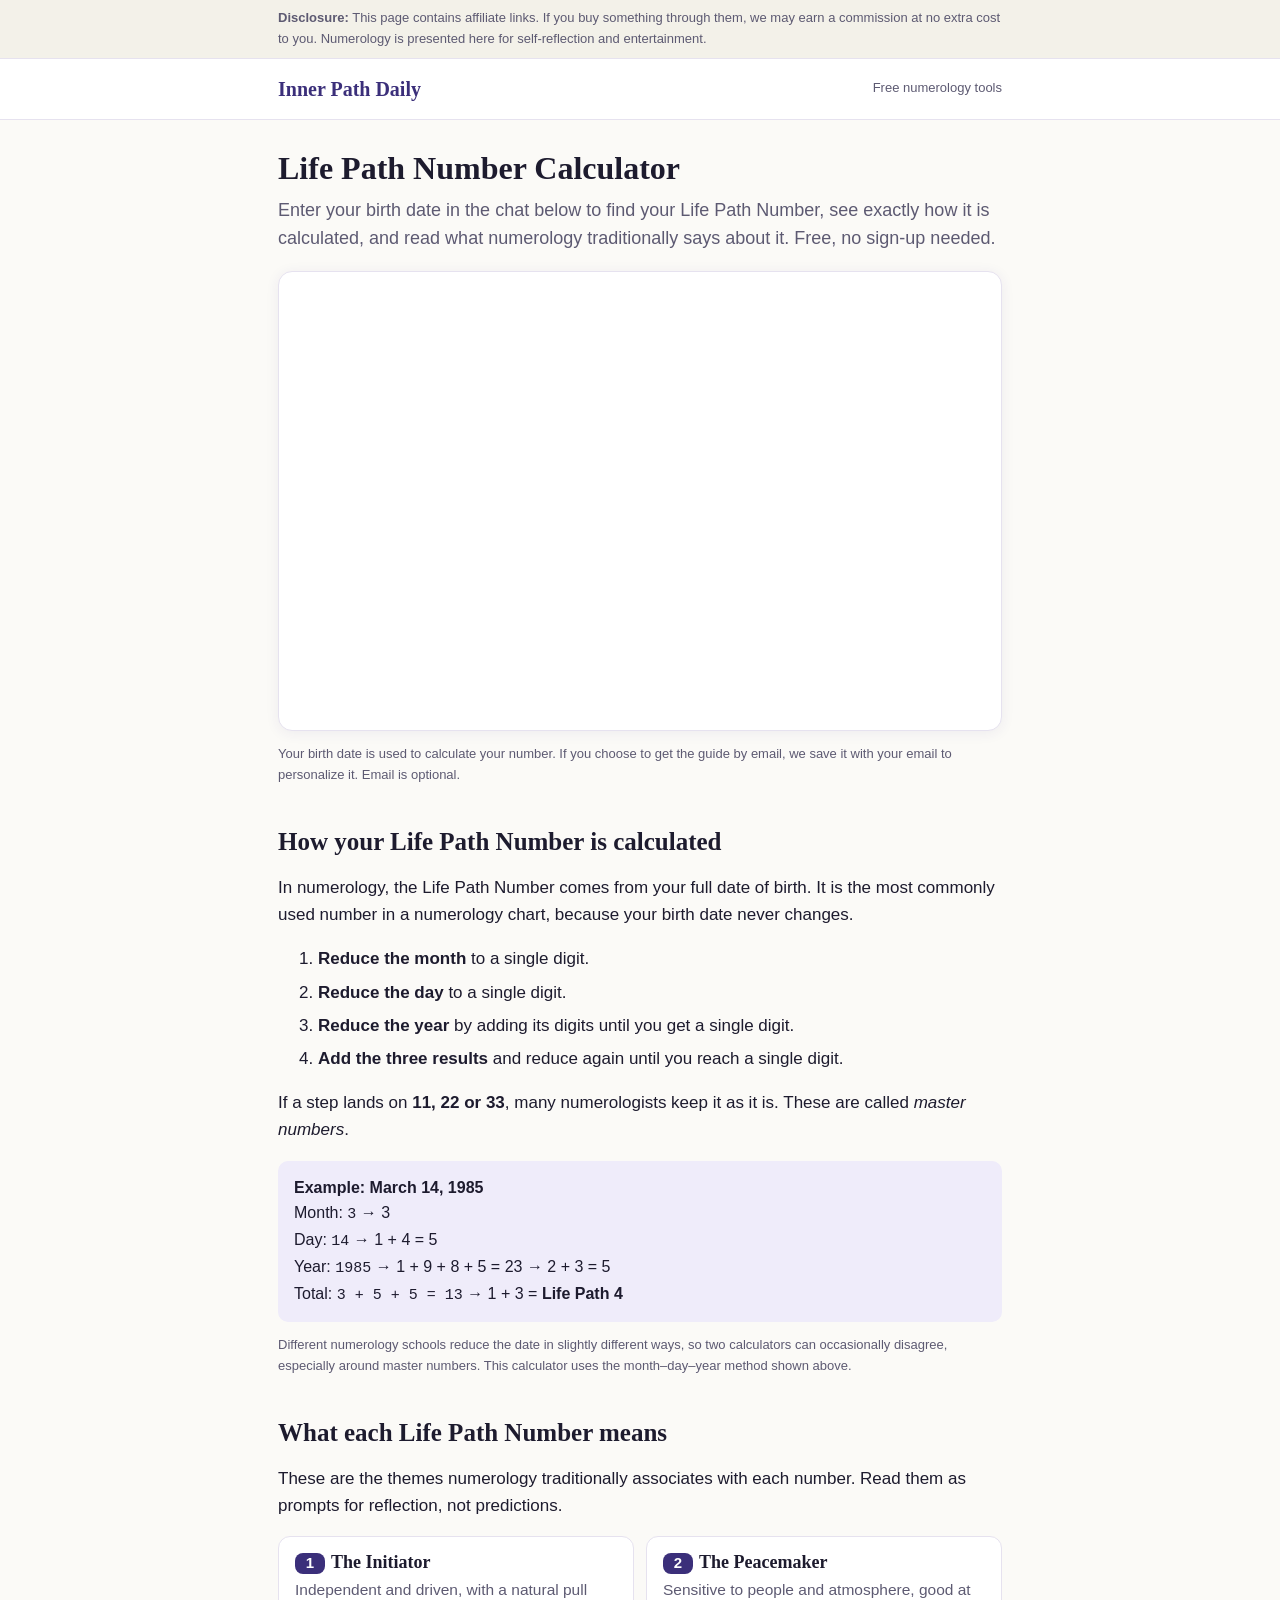
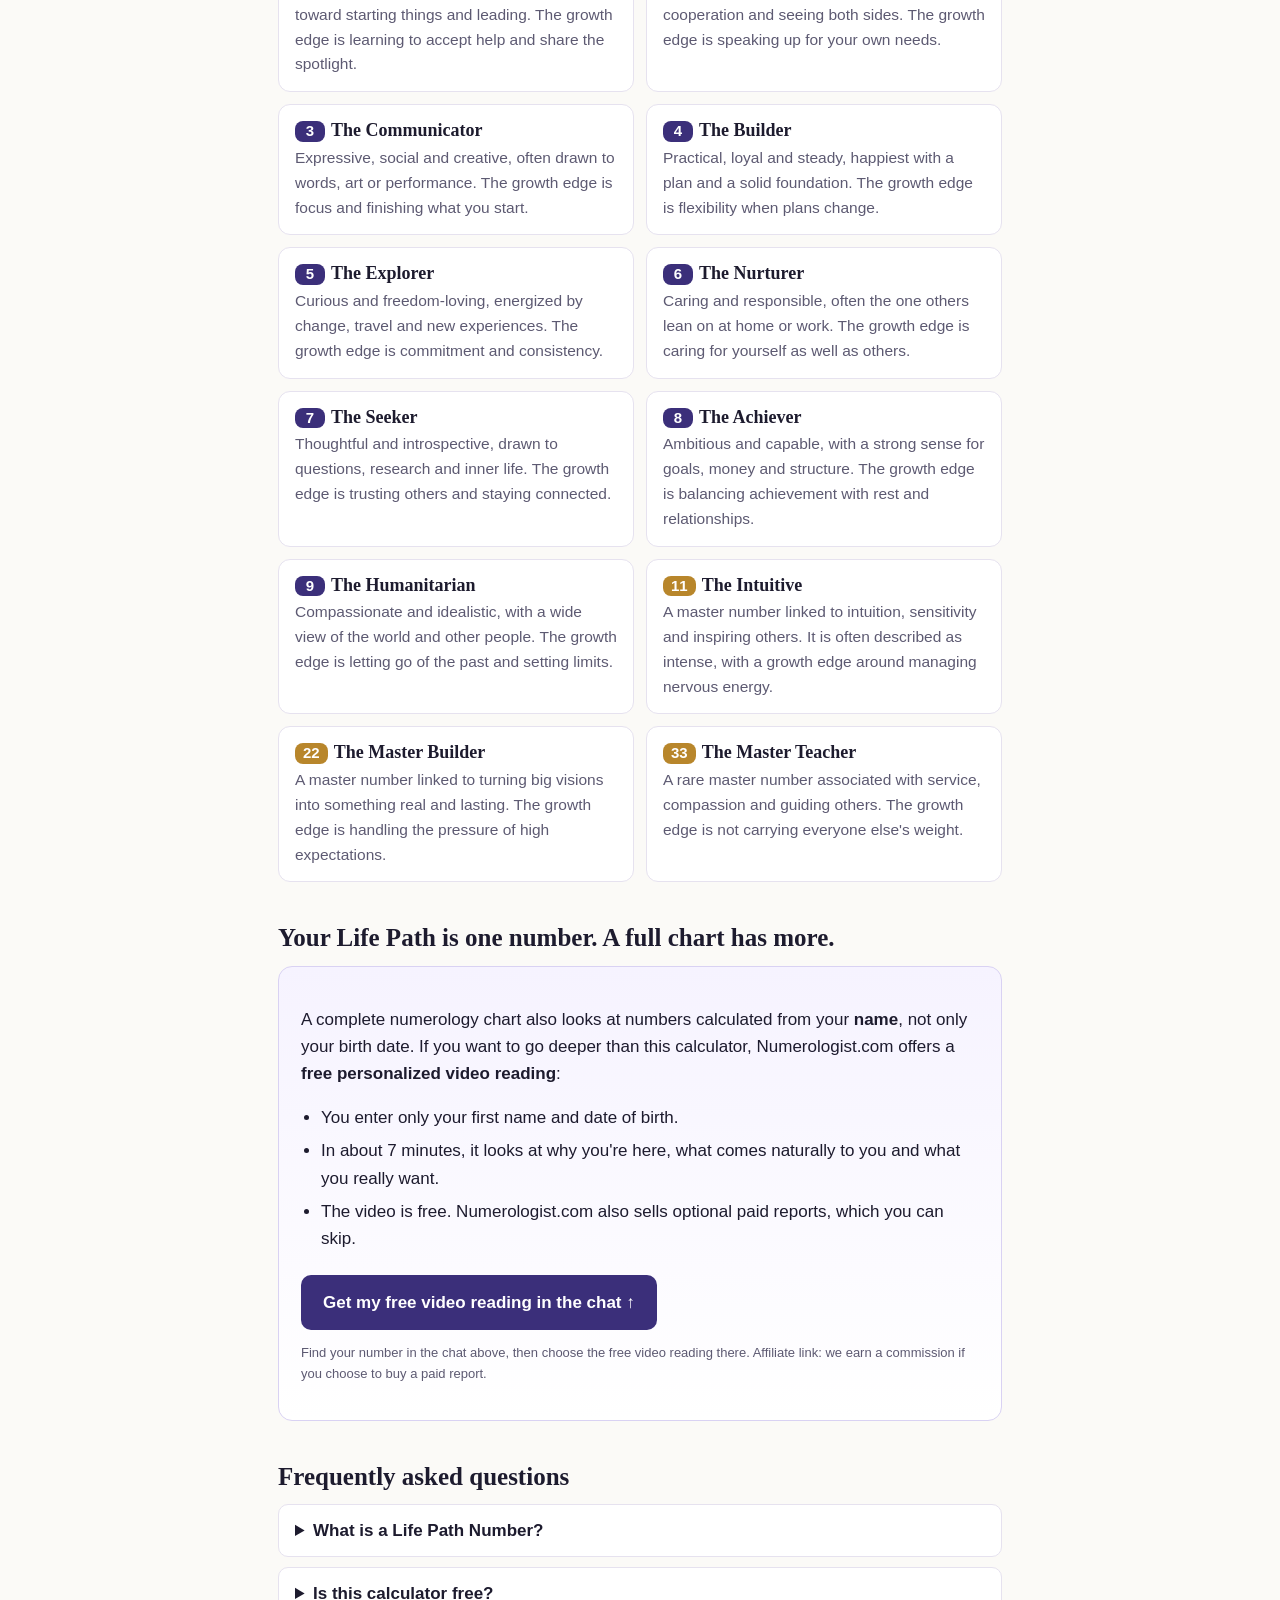
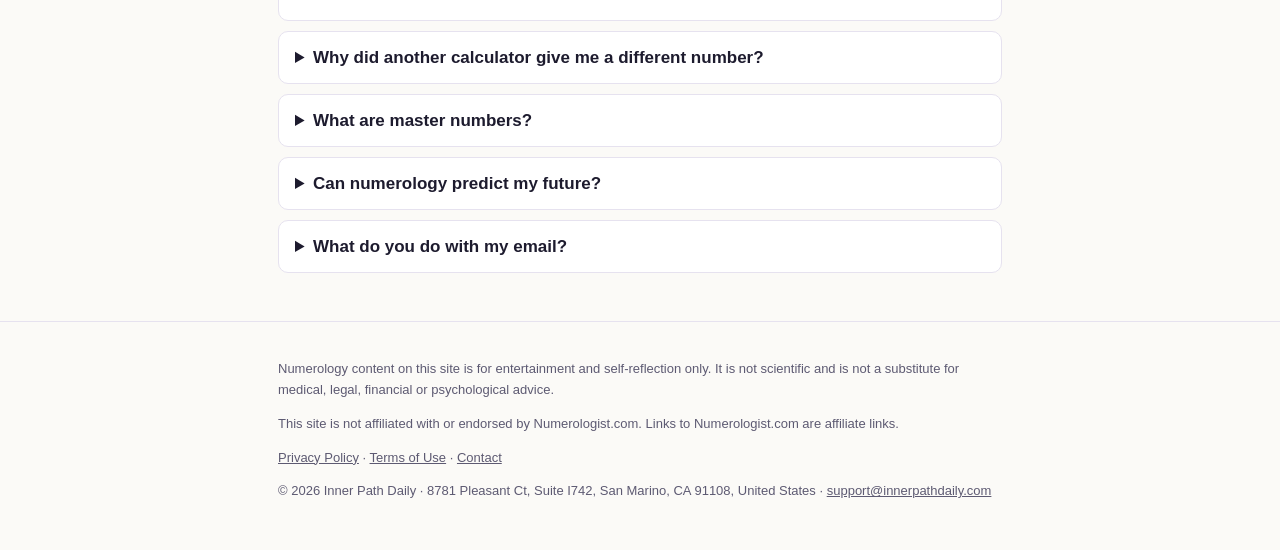
<file: index.html>
<!DOCTYPE html>
<html lang="en">
<head>
<meta charset="utf-8">
<meta name="viewport" content="width=device-width, initial-scale=1">
<title>Life Path Number Calculator – Find Your Number and What It Means</title>
<meta name="description" content="Free Life Path Number calculator. Enter your birth date, see your number, how it is calculated, and what numerology traditionally says about it.">
<style>
  :root{
    --ink:#1d1b2e; --muted:#5d5a72; --bg:#fbfaf7; --card:#ffffff;
    --brand:#3b2f7a; --brand-soft:#efecfa; --gold:#b8862b; --line:#e6e2ef;
  }
  *{box-sizing:border-box}
  html,body{margin:0}
  html{scroll-behavior:smooth}
  #chat{scroll-margin-top:16px}
  body{font-family:-apple-system,BlinkMacSystemFont,"Segoe UI",Roboto,Helvetica,Arial,sans-serif;
       color:var(--ink);background:var(--bg);line-height:1.6;font-size:17px}
  a{color:var(--brand)}
  .wrap{max-width:760px;margin:0 auto;padding:0 18px}
  .disclosure{background:#f3f1e9;border-bottom:1px solid var(--line);font-size:13px;color:var(--muted)}
  .disclosure .wrap{padding:8px 18px}
  header.site{padding:14px 0;border-bottom:1px solid var(--line);background:var(--card)}
  header.site .wrap{display:flex;align-items:center;justify-content:space-between}
  .logo{font-family:Georgia,"Times New Roman",serif;font-weight:700;font-size:20px;color:var(--brand);text-decoration:none}
  h1,h2,h3{font-family:Georgia,"Times New Roman",serif;line-height:1.25;color:var(--ink)}
  h1{font-size:32px;margin:28px 0 8px}
  h2{font-size:25px;margin:40px 0 12px}
  h3{font-size:19px;margin:22px 0 6px}
  .lead{color:var(--muted);font-size:18px;margin:0 0 18px}
  /* Espaço reservado para o chat do FluxChat (a calculadora). */
  .chat-slot{background:var(--card);border:1px solid var(--line);border-radius:14px;
             box-shadow:0 2px 14px rgba(59,47,122,.07);min-height:460px;margin:8px 0 10px;overflow:hidden}
  .note{font-size:13px;color:var(--muted)}
  .card{background:var(--card);border:1px solid var(--line);border-radius:12px;padding:18px 20px;margin:14px 0}
  .formula{background:var(--brand-soft);border-radius:10px;padding:14px 16px;font-size:16px}
  .formula code{font-family:ui-monospace,Menlo,Consolas,monospace;font-size:15px}
  ol li,ul li{margin:6px 0}
  .grid{display:grid;grid-template-columns:1fr;gap:12px}
  @media(min-width:640px){.grid{grid-template-columns:1fr 1fr}}
  .num{background:var(--card);border:1px solid var(--line);border-radius:12px;padding:14px 16px}
  .num h3{margin:0 0 4px;font-size:18px}
  .num .badge{display:inline-block;min-width:30px;text-align:center;background:var(--brand);color:#fff;
              border-radius:8px;padding:1px 8px;margin-right:6px;font-family:-apple-system,Segoe UI,Arial,sans-serif;font-size:15px}
  .num.master .badge{background:var(--gold)}
  .num p{margin:4px 0 0;color:var(--muted);font-size:15.5px}
  .offer{background:linear-gradient(180deg,#f6f3ff,#fff);border:1px solid #d9d2f3;border-radius:14px;padding:22px}
  .offer ul{padding-left:20px}
  .btn{display:inline-block;background:var(--brand);color:#fff;text-decoration:none;font-weight:600;
       padding:14px 22px;border-radius:10px;font-size:17px;margin-top:6px}
  .btn:hover{background:#2e2463}
  details{background:var(--card);border:1px solid var(--line);border-radius:10px;padding:12px 16px;margin:10px 0}
  summary{font-weight:600;cursor:pointer}
  details p{margin:10px 0 2px;color:var(--muted)}
  footer{margin-top:48px;padding:24px 0 40px;border-top:1px solid var(--line);font-size:13px;color:var(--muted)}
  footer a{color:var(--muted)}
</style>
</head>
<body>

<div class="disclosure" data-section="disclosure">
  <div class="wrap">
    <strong>Disclosure:</strong> This page contains affiliate links. If you buy something through them, we may earn a commission at no extra cost to you. Numerology is presented here for self-reflection and entertainment.
  </div>
</div>

<header class="site">
  <div class="wrap">
    <a class="logo" href="/">Inner Path Daily</a>
    <span class="note">Free numerology tools</span>
  </div>
</header>

<main class="wrap">

  <!-- TOPO + CALCULADORA (chat) -->
  <section data-section="topo">
    <h1>Life Path Number Calculator</h1>
    <p class="lead">Enter your birth date in the chat below to find your Life Path Number, see exactly how it is calculated, and read what numerology traditionally says about it. Free, no sign-up needed.</p>

    <!-- FluxChat: o chat da calculadora entra aqui -->
    <div class="chat-slot" id="chat" data-fluxchat="life-path-calculator-us"></div>
    <script src="https://fluxchat-kohl.vercel.app/embed.js" async></script>
    <p class="note">Your birth date is used to calculate your number. If you choose to get the guide by email, we save it with your email to personalize it. Email is optional.</p>
  </section>

  <!-- COMO FUNCIONA -->
  <section data-section="como-funciona">
    <h2>How your Life Path Number is calculated</h2>
    <p>In numerology, the Life Path Number comes from your full date of birth. It is the most commonly used number in a numerology chart, because your birth date never changes.</p>
    <ol>
      <li><strong>Reduce the month</strong> to a single digit.</li>
      <li><strong>Reduce the day</strong> to a single digit.</li>
      <li><strong>Reduce the year</strong> by adding its digits until you get a single digit.</li>
      <li><strong>Add the three results</strong> and reduce again until you reach a single digit.</li>
    </ol>
    <p>If a step lands on <strong>11, 22 or 33</strong>, many numerologists keep it as it is. These are called <em>master numbers</em>.</p>
    <div class="formula">
      <strong>Example: March 14, 1985</strong><br>
      Month: <code>3</code> → 3<br>
      Day: <code>14</code> → 1 + 4 = 5<br>
      Year: <code>1985</code> → 1 + 9 + 8 + 5 = 23 → 2 + 3 = 5<br>
      Total: <code>3 + 5 + 5 = 13</code> → 1 + 3 = <strong>Life Path 4</strong>
    </div>
    <p class="note">Different numerology schools reduce the date in slightly different ways, so two calculators can occasionally disagree, especially around master numbers. This calculator uses the month–day–year method shown above.</p>
  </section>

  <!-- SIGNIFICADOS -->
  <section data-section="significados">
    <h2>What each Life Path Number means</h2>
    <p>These are the themes numerology traditionally associates with each number. Read them as prompts for reflection, not predictions.</p>

    <div class="grid">
      <div class="num" id="life-path-1"><h3><span class="badge">1</span>The Initiator</h3>
        <p>Independent and driven, with a natural pull toward starting things and leading. The growth edge is learning to accept help and share the spotlight.</p></div>
      <div class="num" id="life-path-2"><h3><span class="badge">2</span>The Peacemaker</h3>
        <p>Sensitive to people and atmosphere, good at cooperation and seeing both sides. The growth edge is speaking up for your own needs.</p></div>
      <div class="num" id="life-path-3"><h3><span class="badge">3</span>The Communicator</h3>
        <p>Expressive, social and creative, often drawn to words, art or performance. The growth edge is focus and finishing what you start.</p></div>
      <div class="num" id="life-path-4"><h3><span class="badge">4</span>The Builder</h3>
        <p>Practical, loyal and steady, happiest with a plan and a solid foundation. The growth edge is flexibility when plans change.</p></div>
      <div class="num" id="life-path-5"><h3><span class="badge">5</span>The Explorer</h3>
        <p>Curious and freedom-loving, energized by change, travel and new experiences. The growth edge is commitment and consistency.</p></div>
      <div class="num" id="life-path-6"><h3><span class="badge">6</span>The Nurturer</h3>
        <p>Caring and responsible, often the one others lean on at home or work. The growth edge is caring for yourself as well as others.</p></div>
      <div class="num" id="life-path-7"><h3><span class="badge">7</span>The Seeker</h3>
        <p>Thoughtful and introspective, drawn to questions, research and inner life. The growth edge is trusting others and staying connected.</p></div>
      <div class="num" id="life-path-8"><h3><span class="badge">8</span>The Achiever</h3>
        <p>Ambitious and capable, with a strong sense for goals, money and structure. The growth edge is balancing achievement with rest and relationships.</p></div>
      <div class="num" id="life-path-9"><h3><span class="badge">9</span>The Humanitarian</h3>
        <p>Compassionate and idealistic, with a wide view of the world and other people. The growth edge is letting go of the past and setting limits.</p></div>
      <div class="num master" id="life-path-11"><h3><span class="badge">11</span>The Intuitive</h3>
        <p>A master number linked to intuition, sensitivity and inspiring others. It is often described as intense, with a growth edge around managing nervous energy.</p></div>
      <div class="num master" id="life-path-22"><h3><span class="badge">22</span>The Master Builder</h3>
        <p>A master number linked to turning big visions into something real and lasting. The growth edge is handling the pressure of high expectations.</p></div>
      <div class="num master" id="life-path-33"><h3><span class="badge">33</span>The Master Teacher</h3>
        <p>A rare master number associated with service, compassion and guiding others. The growth edge is not carrying everyone else's weight.</p></div>
    </div>
  </section>

  <!-- OFERTA -->
  <section data-section="oferta">
    <h2>Your Life Path is one number. A full chart has more.</h2>
    <div class="offer">
      <p>A complete numerology chart also looks at numbers calculated from your <strong>name</strong>, not only your birth date. If you want to go deeper than this calculator, Numerologist.com offers a <strong>free personalized video reading</strong>:</p>
      <ul>
        <li>You enter only your first name and date of birth.</li>
        <li>In about 7 minutes, it looks at why you're here, what comes naturally to you and what you really want.</li>
        <li>The video is free. Numerologist.com also sells optional paid reports, which you can skip.</li>
      </ul>
      <!-- O botão rola até o chat: o link de afiliado sai só de dentro do chat, com rastreio. -->
      <a class="btn" data-offer="numerology" href="#chat">Get my free video reading in the chat ↑</a>
      <p class="note">Find your number in the chat above, then choose the free video reading there. Affiliate link: we earn a commission if you choose to buy a paid report.</p>
    </div>
  </section>

  <!-- FAQ -->
  <section data-section="faq">
    <h2>Frequently asked questions</h2>
    <details><summary>What is a Life Path Number?</summary>
      <p>It is a single number (1–9, or the master numbers 11, 22 and 33) calculated from your date of birth. In numerology it is treated as the main theme of your chart.</p></details>
    <details><summary>Is this calculator free?</summary>
      <p>Yes. You can find your number and read its meaning without paying or signing up.</p></details>
    <details><summary>Why did another calculator give me a different number?</summary>
      <p>Some calculators add all the digits of the date at once, while others reduce the month, day and year separately. The difference usually shows up with master numbers. This page uses the month–day–year method.</p></details>
    <details><summary>What are master numbers?</summary>
      <p>11, 22 and 33 are called master numbers. Many numerologists do not reduce them further and describe them as more intense versions of 2, 4 and 6.</p></details>
    <details><summary>Can numerology predict my future?</summary>
      <p>No. Numerology is a tradition people use for self-reflection and fun. It is not science, and it should not replace professional advice on health, money or relationships.</p></details>
    <details><summary>What do you do with my email?</summary>
      <p>Only if you choose to share it: we send the guide you asked for and occasional numerology content and offers. Every email has an unsubscribe link. See our <a href="/privacy">privacy policy</a>.</p></details>
  </section>

</main>

<footer>
  <div class="wrap">
    <p>Numerology content on this site is for entertainment and self-reflection only. It is not scientific and is not a substitute for medical, legal, financial or psychological advice.</p>
    <p>This site is not affiliated with or endorsed by Numerologist.com. Links to Numerologist.com are affiliate links.</p>
    <p><a href="/privacy">Privacy Policy</a> · <a href="/terms">Terms of Use</a> · <a href="/contact">Contact</a></p>
    <p>© 2026 Inner Path Daily · 8781 Pleasant Ct, Suite I742, San Marino, CA 91108, United States · <a href="mailto:support@innerpathdaily.com">support@innerpathdaily.com</a></p>
  </div>
</footer>

</body>
</html>
</file>
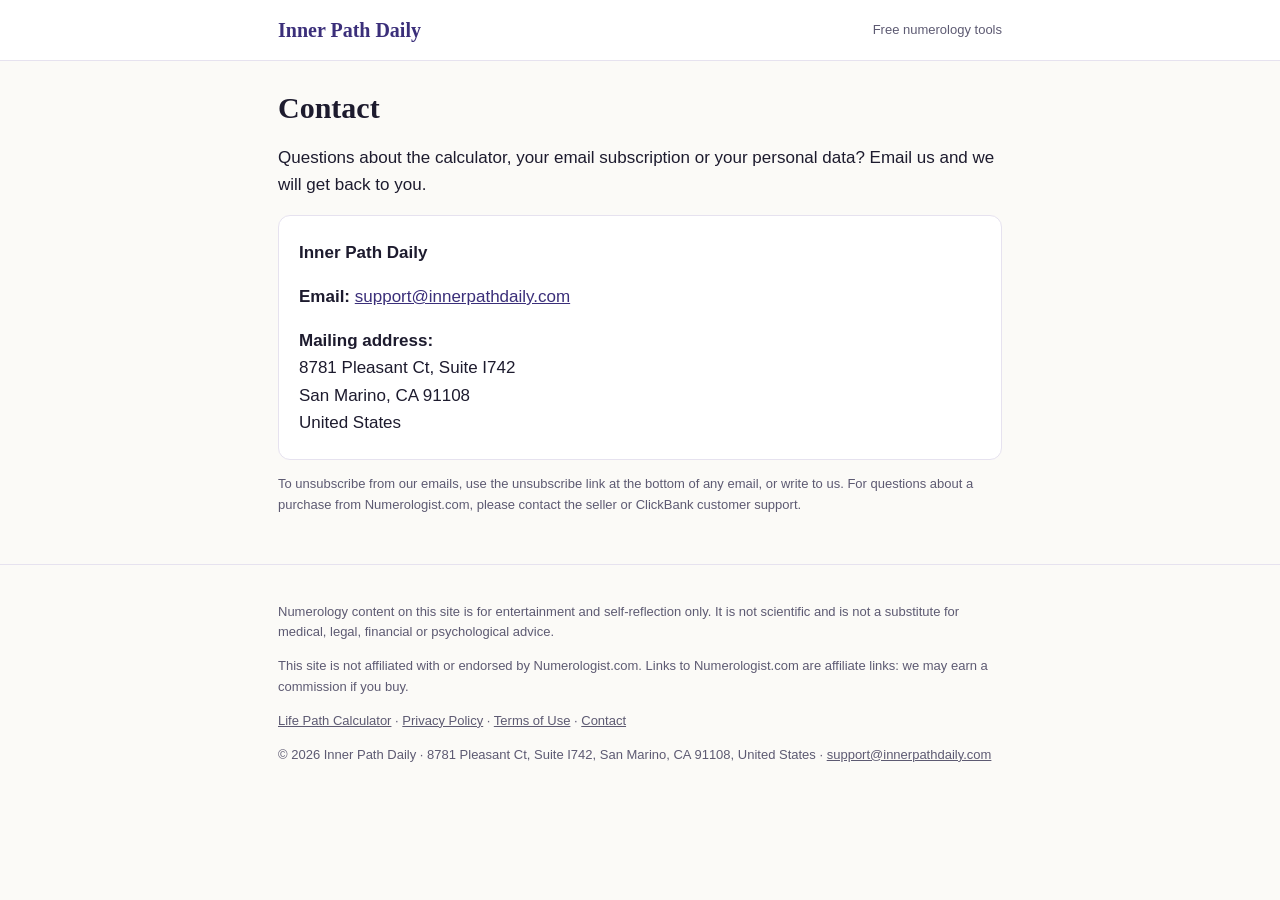
<file: contact.html>
<!DOCTYPE html>
<html lang="en">
<head>
<meta charset="utf-8">
<meta name="viewport" content="width=device-width, initial-scale=1">
<title>Contact – Inner Path Daily</title>
<meta name="description" content="Contact Inner Path Daily.">
<link rel="stylesheet" href="/pages.css">
</head>
<body>

<header class="site">
  <div class="wrap">
    <a class="logo" href="/">Inner Path Daily</a>
    <span class="note">Free numerology tools</span>
  </div>
</header>

<main class="wrap">
  <h1>Contact</h1>
  <p>Questions about the calculator, your email subscription or your personal data? Email us and we will get back to you.</p>
  <div class="card">
    <p><strong>Inner Path Daily</strong></p>
    <p><strong>Email:</strong> <a href="mailto:support@innerpathdaily.com">support@innerpathdaily.com</a></p>
    <p><strong>Mailing address:</strong><br>8781 Pleasant Ct, Suite I742<br>San Marino, CA 91108<br>United States</p>
  </div>
  <p class="note">To unsubscribe from our emails, use the unsubscribe link at the bottom of any email, or write to us. For questions about a purchase from Numerologist.com, please contact the seller or ClickBank customer support.</p>
</main>

<footer>
  <div class="wrap">
    <p>Numerology content on this site is for entertainment and self-reflection only. It is not scientific and is not a substitute for medical, legal, financial or psychological advice.</p>
    <p>This site is not affiliated with or endorsed by Numerologist.com. Links to Numerologist.com are affiliate links: we may earn a commission if you buy.</p>
    <p><a href="/">Life Path Calculator</a> · <a href="/privacy">Privacy Policy</a> · <a href="/terms">Terms of Use</a> · <a href="/contact">Contact</a></p>
    <p>© 2026 Inner Path Daily · 8781 Pleasant Ct, Suite I742, San Marino, CA 91108, United States · <a href="mailto:support@innerpathdaily.com">support@innerpathdaily.com</a></p>
  </div>
</footer>

</body>
</html>
</file>
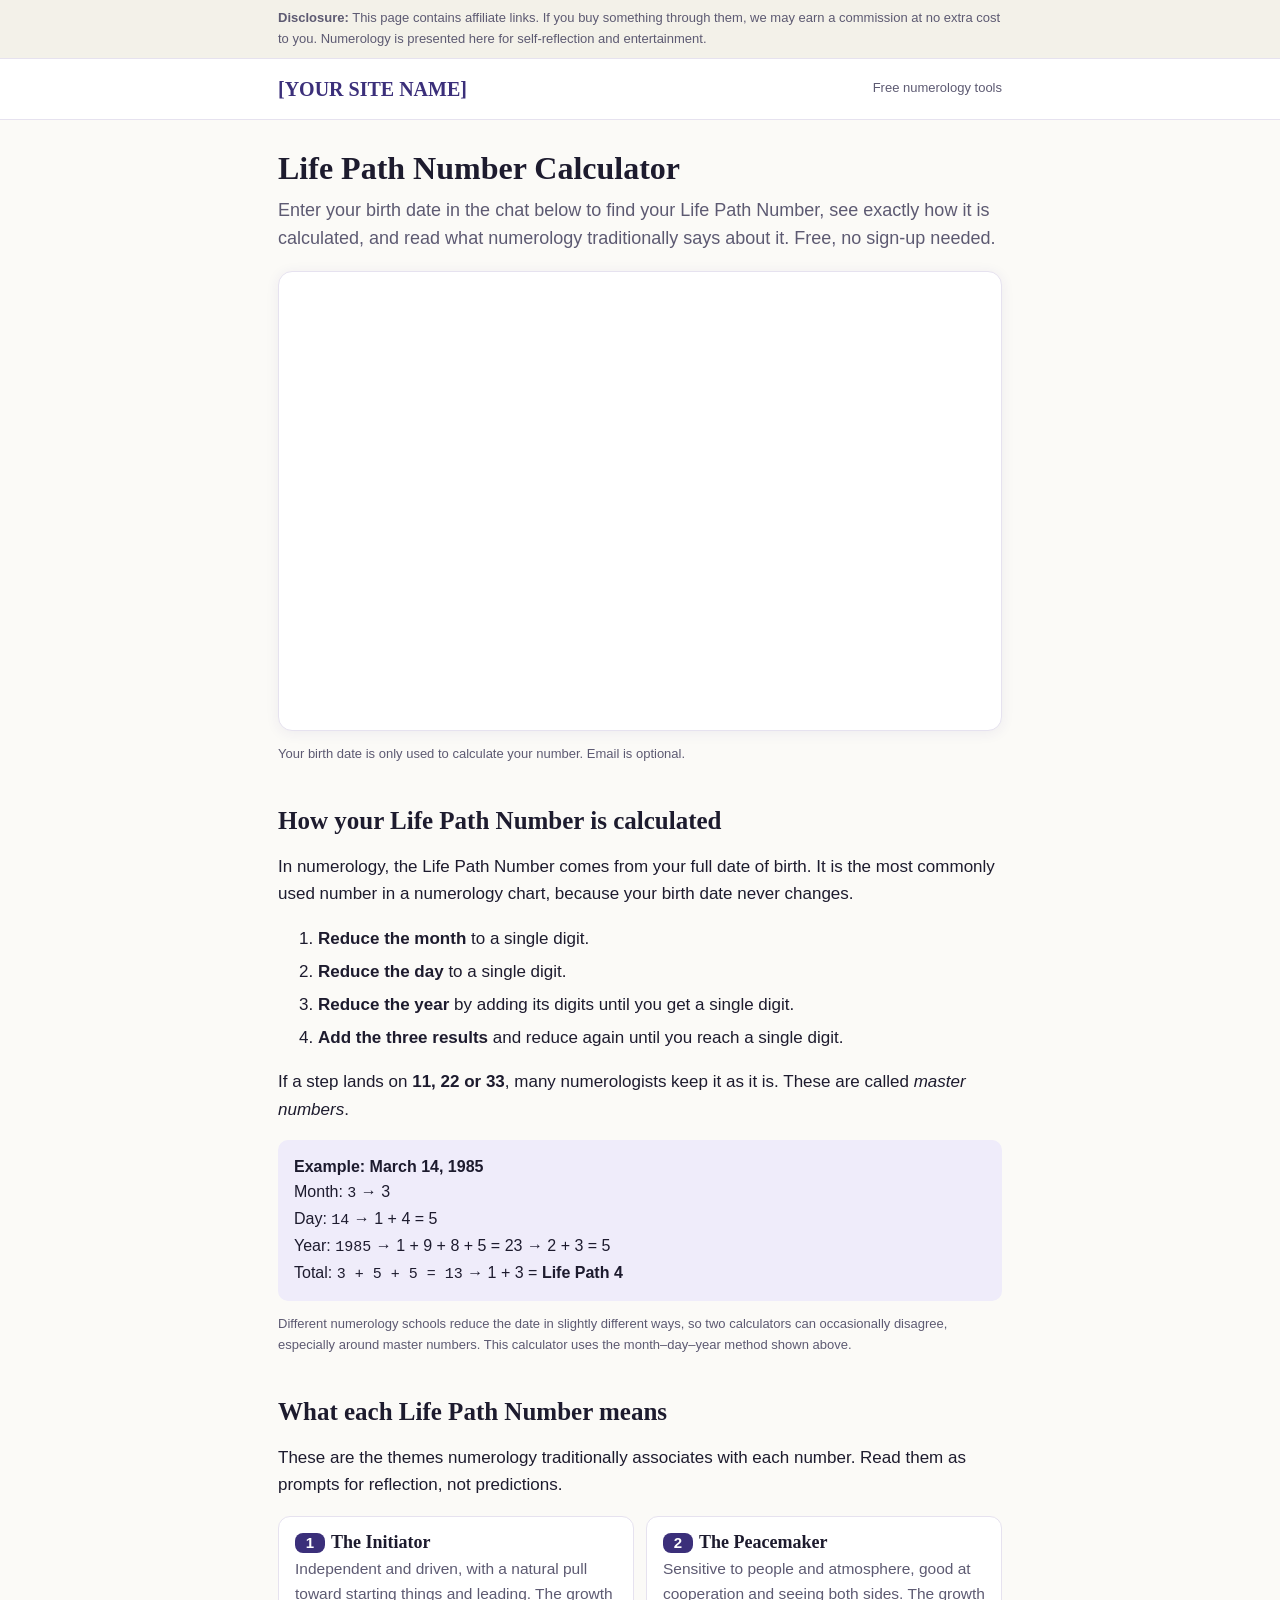
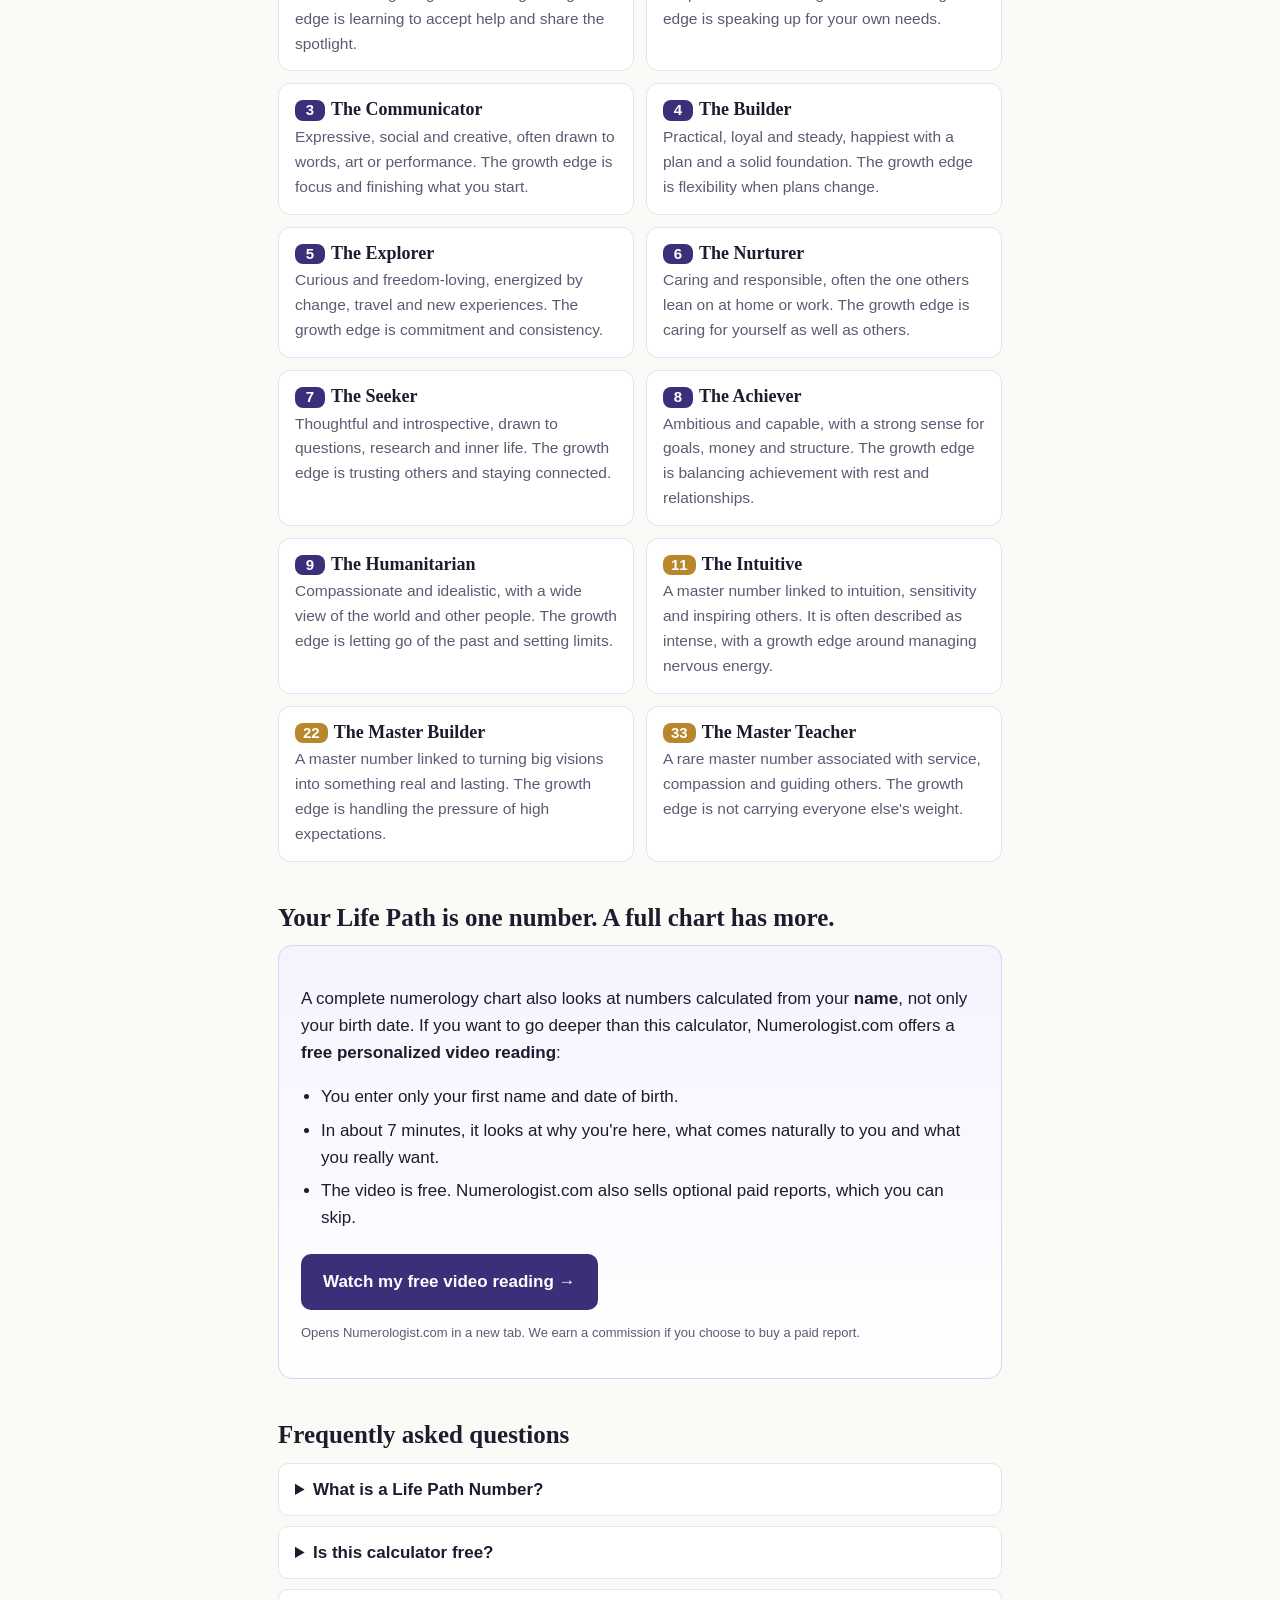
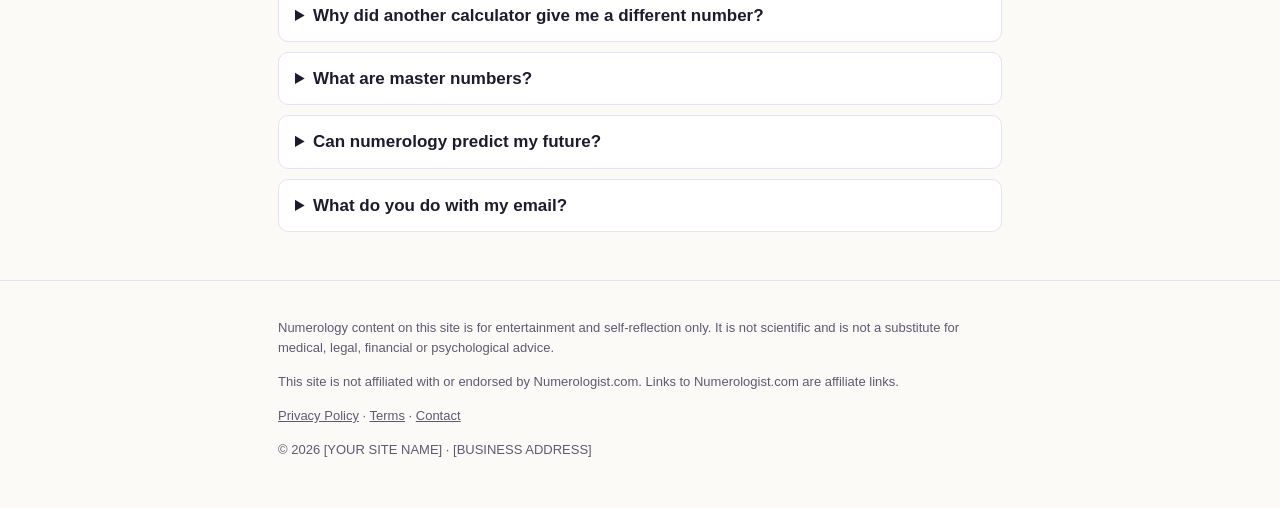
<file: index (2).html>
<!DOCTYPE html>
<html lang="en">
<head>
<meta charset="utf-8">
<meta name="viewport" content="width=device-width, initial-scale=1">
<title>Life Path Number Calculator – Find Your Number and What It Means</title>
<meta name="description" content="Free Life Path Number calculator. Enter your birth date, see your number, how it is calculated, and what numerology traditionally says about it.">
<style>
  :root{
    --ink:#1d1b2e; --muted:#5d5a72; --bg:#fbfaf7; --card:#ffffff;
    --brand:#3b2f7a; --brand-soft:#efecfa; --gold:#b8862b; --line:#e6e2ef;
  }
  *{box-sizing:border-box}
  html,body{margin:0}
  body{font-family:-apple-system,BlinkMacSystemFont,"Segoe UI",Roboto,Helvetica,Arial,sans-serif;
       color:var(--ink);background:var(--bg);line-height:1.6;font-size:17px}
  a{color:var(--brand)}
  .wrap{max-width:760px;margin:0 auto;padding:0 18px}
  .disclosure{background:#f3f1e9;border-bottom:1px solid var(--line);font-size:13px;color:var(--muted)}
  .disclosure .wrap{padding:8px 18px}
  header.site{padding:14px 0;border-bottom:1px solid var(--line);background:var(--card)}
  header.site .wrap{display:flex;align-items:center;justify-content:space-between}
  .logo{font-family:Georgia,"Times New Roman",serif;font-weight:700;font-size:20px;color:var(--brand);text-decoration:none}
  h1,h2,h3{font-family:Georgia,"Times New Roman",serif;line-height:1.25;color:var(--ink)}
  h1{font-size:32px;margin:28px 0 8px}
  h2{font-size:25px;margin:40px 0 12px}
  h3{font-size:19px;margin:22px 0 6px}
  .lead{color:var(--muted);font-size:18px;margin:0 0 18px}
  /* Espaço reservado para o chat do FluxChat (a calculadora). */
  .chat-slot{background:var(--card);border:1px solid var(--line);border-radius:14px;
             box-shadow:0 2px 14px rgba(59,47,122,.07);min-height:460px;margin:8px 0 10px;overflow:hidden}
  .note{font-size:13px;color:var(--muted)}
  .card{background:var(--card);border:1px solid var(--line);border-radius:12px;padding:18px 20px;margin:14px 0}
  .formula{background:var(--brand-soft);border-radius:10px;padding:14px 16px;font-size:16px}
  .formula code{font-family:ui-monospace,Menlo,Consolas,monospace;font-size:15px}
  ol li,ul li{margin:6px 0}
  .grid{display:grid;grid-template-columns:1fr;gap:12px}
  @media(min-width:640px){.grid{grid-template-columns:1fr 1fr}}
  .num{background:var(--card);border:1px solid var(--line);border-radius:12px;padding:14px 16px}
  .num h3{margin:0 0 4px;font-size:18px}
  .num .badge{display:inline-block;min-width:30px;text-align:center;background:var(--brand);color:#fff;
              border-radius:8px;padding:1px 8px;margin-right:6px;font-family:-apple-system,Segoe UI,Arial,sans-serif;font-size:15px}
  .num.master .badge{background:var(--gold)}
  .num p{margin:4px 0 0;color:var(--muted);font-size:15.5px}
  .offer{background:linear-gradient(180deg,#f6f3ff,#fff);border:1px solid #d9d2f3;border-radius:14px;padding:22px}
  .offer ul{padding-left:20px}
  .btn{display:inline-block;background:var(--brand);color:#fff;text-decoration:none;font-weight:600;
       padding:14px 22px;border-radius:10px;font-size:17px;margin-top:6px}
  .btn:hover{background:#2e2463}
  details{background:var(--card);border:1px solid var(--line);border-radius:10px;padding:12px 16px;margin:10px 0}
  summary{font-weight:600;cursor:pointer}
  details p{margin:10px 0 2px;color:var(--muted)}
  footer{margin-top:48px;padding:24px 0 40px;border-top:1px solid var(--line);font-size:13px;color:var(--muted)}
  footer a{color:var(--muted)}
</style>
</head>
<body>

<div class="disclosure" data-section="disclosure">
  <div class="wrap">
    <strong>Disclosure:</strong> This page contains affiliate links. If you buy something through them, we may earn a commission at no extra cost to you. Numerology is presented here for self-reflection and entertainment.
  </div>
</div>

<header class="site">
  <div class="wrap">
    <a class="logo" href="#">[YOUR SITE NAME]</a>
    <span class="note">Free numerology tools</span>
  </div>
</header>

<main class="wrap">

  <!-- TOPO + CALCULADORA (chat) -->
  <section data-section="topo">
    <h1>Life Path Number Calculator</h1>
    <p class="lead">Enter your birth date in the chat below to find your Life Path Number, see exactly how it is calculated, and read what numerology traditionally says about it. Free, no sign-up needed.</p>

    <!-- FluxChat: o chat da calculadora entra aqui -->
    <div class="chat-slot" data-fluxchat></div>
    <p class="note">Your birth date is only used to calculate your number. Email is optional.</p>
  </section>

  <!-- COMO FUNCIONA -->
  <section data-section="como-funciona">
    <h2>How your Life Path Number is calculated</h2>
    <p>In numerology, the Life Path Number comes from your full date of birth. It is the most commonly used number in a numerology chart, because your birth date never changes.</p>
    <ol>
      <li><strong>Reduce the month</strong> to a single digit.</li>
      <li><strong>Reduce the day</strong> to a single digit.</li>
      <li><strong>Reduce the year</strong> by adding its digits until you get a single digit.</li>
      <li><strong>Add the three results</strong> and reduce again until you reach a single digit.</li>
    </ol>
    <p>If a step lands on <strong>11, 22 or 33</strong>, many numerologists keep it as it is. These are called <em>master numbers</em>.</p>
    <div class="formula">
      <strong>Example: March 14, 1985</strong><br>
      Month: <code>3</code> → 3<br>
      Day: <code>14</code> → 1 + 4 = 5<br>
      Year: <code>1985</code> → 1 + 9 + 8 + 5 = 23 → 2 + 3 = 5<br>
      Total: <code>3 + 5 + 5 = 13</code> → 1 + 3 = <strong>Life Path 4</strong>
    </div>
    <p class="note">Different numerology schools reduce the date in slightly different ways, so two calculators can occasionally disagree, especially around master numbers. This calculator uses the month–day–year method shown above.</p>
  </section>

  <!-- SIGNIFICADOS -->
  <section data-section="significados">
    <h2>What each Life Path Number means</h2>
    <p>These are the themes numerology traditionally associates with each number. Read them as prompts for reflection, not predictions.</p>

    <div class="grid">
      <div class="num" id="life-path-1"><h3><span class="badge">1</span>The Initiator</h3>
        <p>Independent and driven, with a natural pull toward starting things and leading. The growth edge is learning to accept help and share the spotlight.</p></div>
      <div class="num" id="life-path-2"><h3><span class="badge">2</span>The Peacemaker</h3>
        <p>Sensitive to people and atmosphere, good at cooperation and seeing both sides. The growth edge is speaking up for your own needs.</p></div>
      <div class="num" id="life-path-3"><h3><span class="badge">3</span>The Communicator</h3>
        <p>Expressive, social and creative, often drawn to words, art or performance. The growth edge is focus and finishing what you start.</p></div>
      <div class="num" id="life-path-4"><h3><span class="badge">4</span>The Builder</h3>
        <p>Practical, loyal and steady, happiest with a plan and a solid foundation. The growth edge is flexibility when plans change.</p></div>
      <div class="num" id="life-path-5"><h3><span class="badge">5</span>The Explorer</h3>
        <p>Curious and freedom-loving, energized by change, travel and new experiences. The growth edge is commitment and consistency.</p></div>
      <div class="num" id="life-path-6"><h3><span class="badge">6</span>The Nurturer</h3>
        <p>Caring and responsible, often the one others lean on at home or work. The growth edge is caring for yourself as well as others.</p></div>
      <div class="num" id="life-path-7"><h3><span class="badge">7</span>The Seeker</h3>
        <p>Thoughtful and introspective, drawn to questions, research and inner life. The growth edge is trusting others and staying connected.</p></div>
      <div class="num" id="life-path-8"><h3><span class="badge">8</span>The Achiever</h3>
        <p>Ambitious and capable, with a strong sense for goals, money and structure. The growth edge is balancing achievement with rest and relationships.</p></div>
      <div class="num" id="life-path-9"><h3><span class="badge">9</span>The Humanitarian</h3>
        <p>Compassionate and idealistic, with a wide view of the world and other people. The growth edge is letting go of the past and setting limits.</p></div>
      <div class="num master" id="life-path-11"><h3><span class="badge">11</span>The Intuitive</h3>
        <p>A master number linked to intuition, sensitivity and inspiring others. It is often described as intense, with a growth edge around managing nervous energy.</p></div>
      <div class="num master" id="life-path-22"><h3><span class="badge">22</span>The Master Builder</h3>
        <p>A master number linked to turning big visions into something real and lasting. The growth edge is handling the pressure of high expectations.</p></div>
      <div class="num master" id="life-path-33"><h3><span class="badge">33</span>The Master Teacher</h3>
        <p>A rare master number associated with service, compassion and guiding others. The growth edge is not carrying everyone else's weight.</p></div>
    </div>
  </section>

  <!-- OFERTA -->
  <section data-section="oferta">
    <h2>Your Life Path is one number. A full chart has more.</h2>
    <div class="offer">
      <p>A complete numerology chart also looks at numbers calculated from your <strong>name</strong>, not only your birth date. If you want to go deeper than this calculator, Numerologist.com offers a <strong>free personalized video reading</strong>:</p>
      <ul>
        <li>You enter only your first name and date of birth.</li>
        <li>In about 7 minutes, it looks at why you're here, what comes naturally to you and what you really want.</li>
        <li>The video is free. Numerologist.com also sells optional paid reports, which you can skip.</li>
      </ul>
      <!-- Link de afiliado: obruxo1213 -->
      <a class="btn" data-offer="numerology" href="https://hop.clickbank.net/?affiliate=obruxo1213&vendor=numerology&tid=page-offer" target="_blank" rel="sponsored noopener">Watch my free video reading →</a>
      <p class="note">Opens Numerologist.com in a new tab. We earn a commission if you choose to buy a paid report.</p>
    </div>
  </section>

  <!-- FAQ -->
  <section data-section="faq">
    <h2>Frequently asked questions</h2>
    <details><summary>What is a Life Path Number?</summary>
      <p>It is a single number (1–9, or the master numbers 11, 22 and 33) calculated from your date of birth. In numerology it is treated as the main theme of your chart.</p></details>
    <details><summary>Is this calculator free?</summary>
      <p>Yes. You can find your number and read its meaning without paying or signing up.</p></details>
    <details><summary>Why did another calculator give me a different number?</summary>
      <p>Some calculators add all the digits of the date at once, while others reduce the month, day and year separately. The difference usually shows up with master numbers. This page uses the month–day–year method.</p></details>
    <details><summary>What are master numbers?</summary>
      <p>11, 22 and 33 are called master numbers. Many numerologists do not reduce them further and describe them as more intense versions of 2, 4 and 6.</p></details>
    <details><summary>Can numerology predict my future?</summary>
      <p>No. Numerology is a tradition people use for self-reflection and fun. It is not science, and it should not replace professional advice on health, money or relationships.</p></details>
    <details><summary>What do you do with my email?</summary>
      <p>Only if you choose to share it: we send the guide you asked for and occasional numerology content and offers. Every email has an unsubscribe link. See our privacy policy.</p></details>
  </section>

</main>

<footer>
  <div class="wrap">
    <p>Numerology content on this site is for entertainment and self-reflection only. It is not scientific and is not a substitute for medical, legal, financial or psychological advice.</p>
    <p>This site is not affiliated with or endorsed by Numerologist.com. Links to Numerologist.com are affiliate links.</p>
    <p><a href="#PRIVACY">Privacy Policy</a> · <a href="#TERMS">Terms</a> · <a href="#CONTACT">Contact</a></p>
    <p>© 2026 [YOUR SITE NAME] · [BUSINESS ADDRESS]</p>
  </div>
</footer>

</body>
</html>
</file>
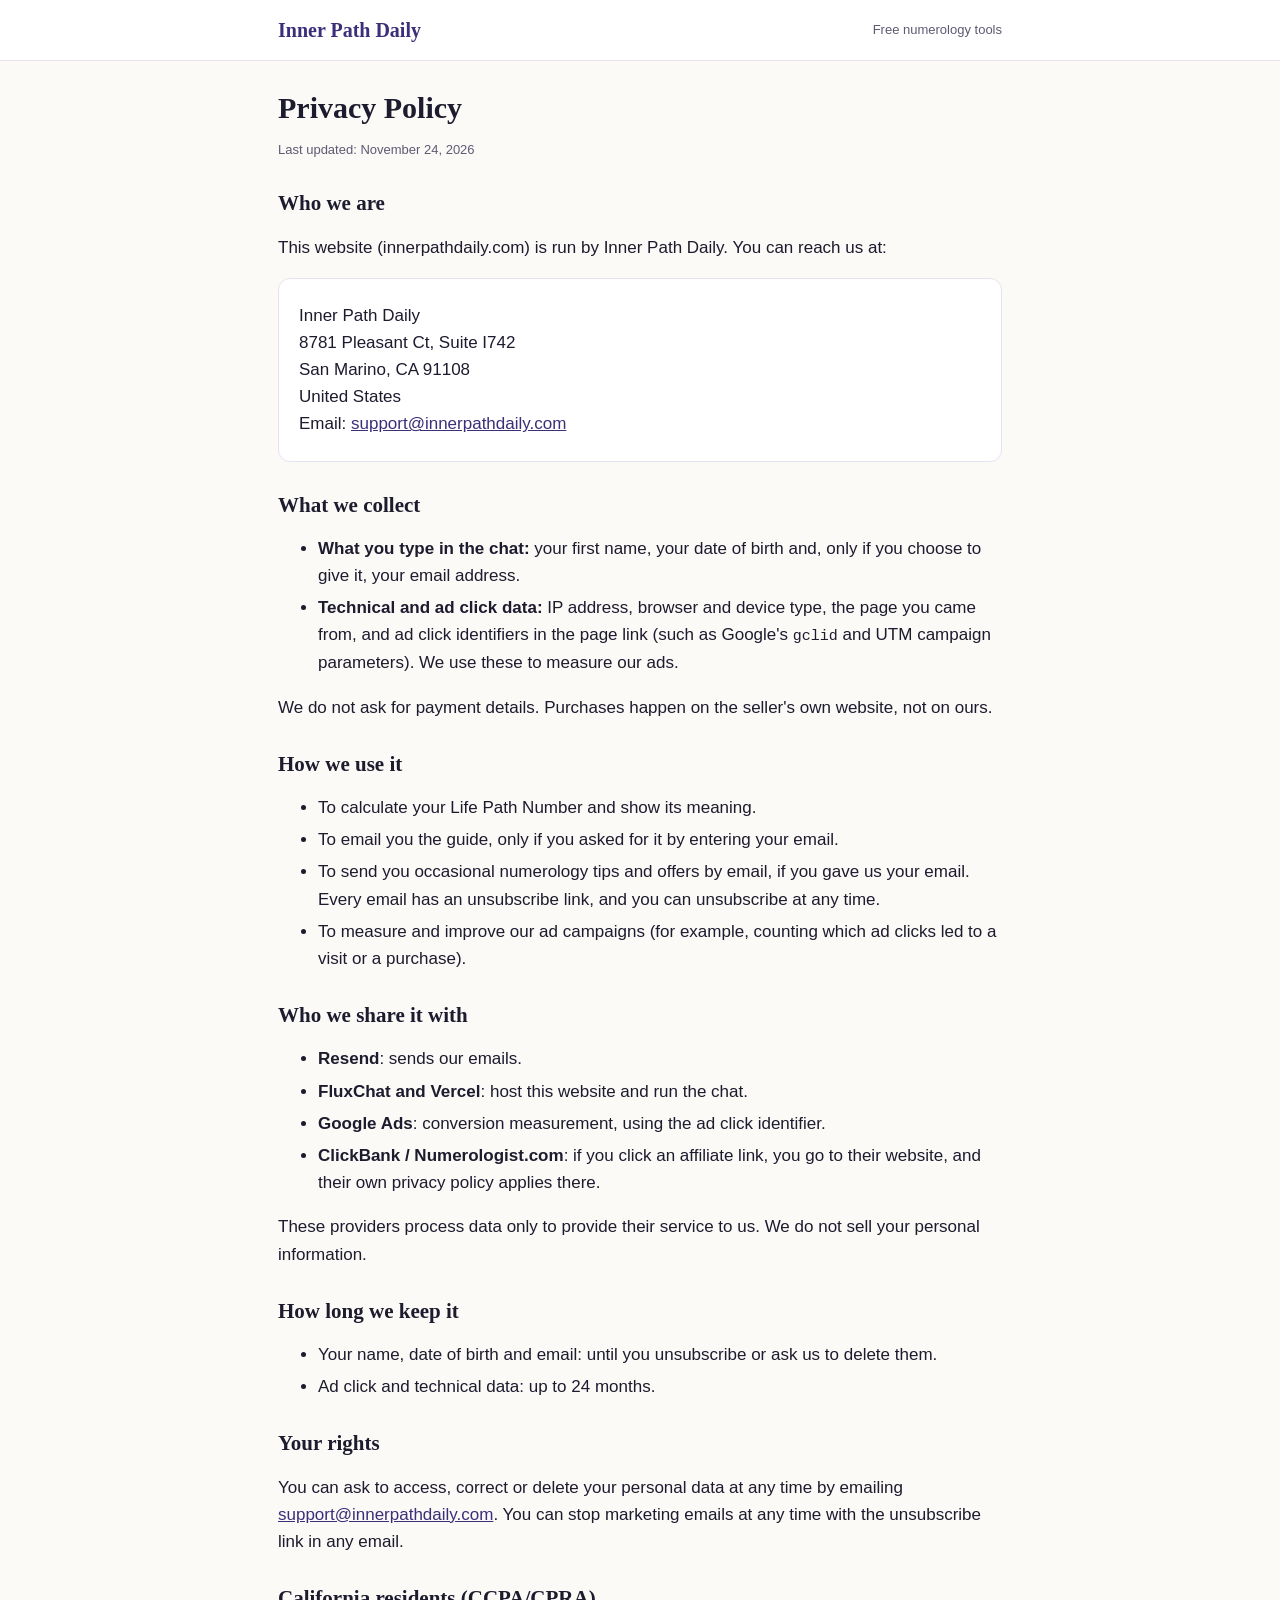
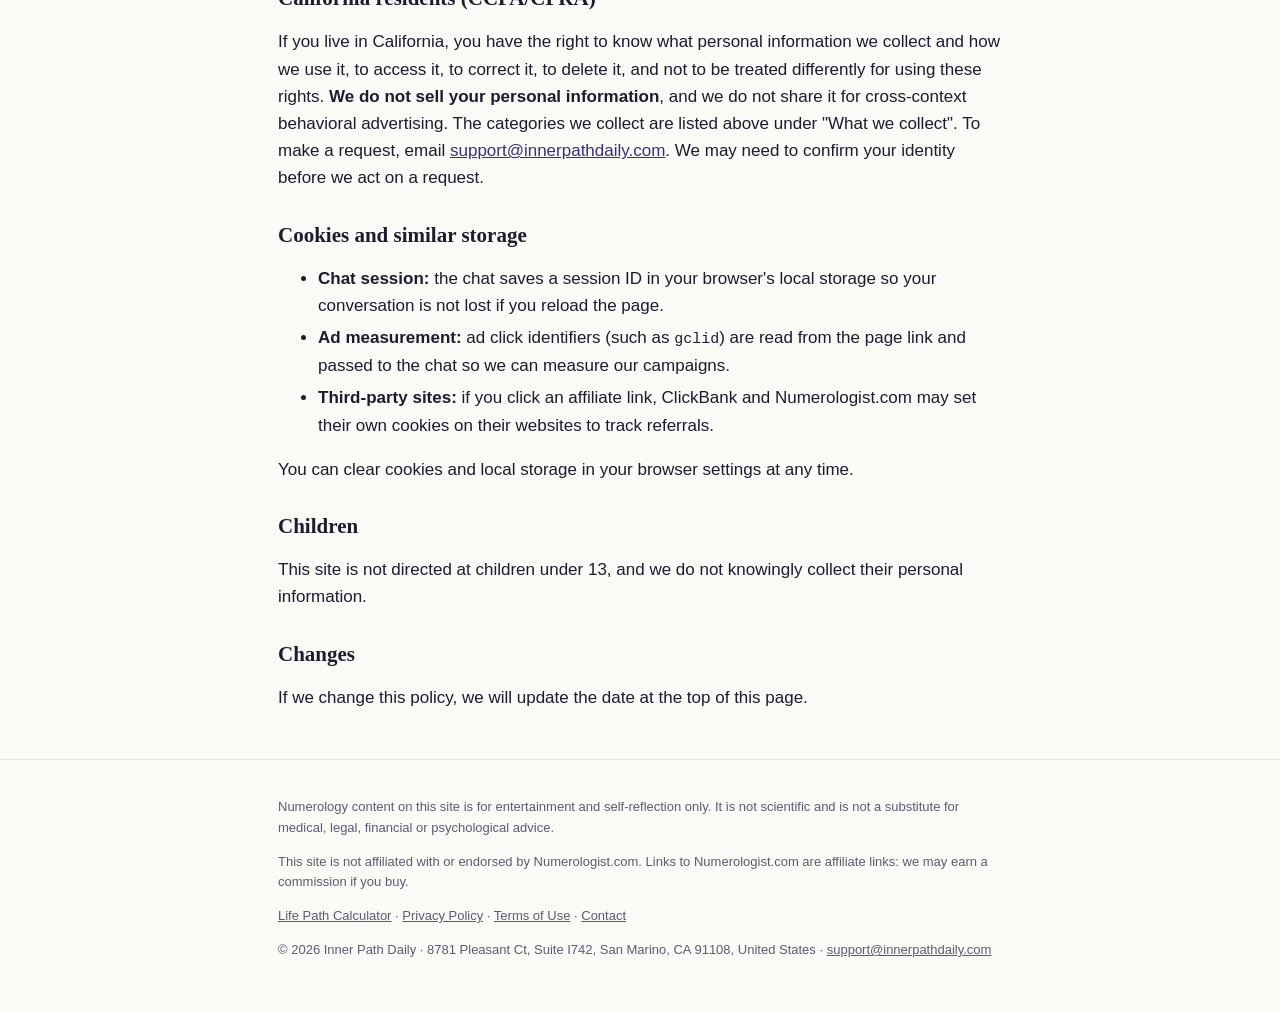
<file: privacy.html>
<!DOCTYPE html>
<html lang="en">
<head>
<meta charset="utf-8">
<meta name="viewport" content="width=device-width, initial-scale=1">
<title>Privacy Policy – Inner Path Daily</title>
<meta name="description" content="How Inner Path Daily collects, uses and protects your information.">
<link rel="stylesheet" href="/pages.css">
</head>
<body>

<header class="site">
  <div class="wrap">
    <a class="logo" href="/">Inner Path Daily</a>
    <span class="note">Free numerology tools</span>
  </div>
</header>

<main class="wrap">
  <h1>Privacy Policy</h1>
  <p class="note">Last updated: November 24, 2026</p>

  <h2>Who we are</h2>
  <p>This website (innerpathdaily.com) is run by Inner Path Daily. You can reach us at:</p>
  <div class="card"><p>Inner Path Daily<br>8781 Pleasant Ct, Suite I742<br>San Marino, CA 91108<br>United States<br>Email: <a href="mailto:support@innerpathdaily.com">support@innerpathdaily.com</a></p></div>

  <h2>What we collect</h2>
  <ul>
    <li><strong>What you type in the chat:</strong> your first name, your date of birth and, only if you choose to give it, your email address.</li>
    <li><strong>Technical and ad click data:</strong> IP address, browser and device type, the page you came from, and ad click identifiers in the page link (such as Google's <code>gclid</code> and UTM campaign parameters). We use these to measure our ads.</li>
  </ul>
  <p>We do not ask for payment details. Purchases happen on the seller's own website, not on ours.</p>

  <h2>How we use it</h2>
  <ul>
    <li>To calculate your Life Path Number and show its meaning.</li>
    <li>To email you the guide, only if you asked for it by entering your email.</li>
    <li>To send you occasional numerology tips and offers by email, if you gave us your email. Every email has an unsubscribe link, and you can unsubscribe at any time.</li>
    <li>To measure and improve our ad campaigns (for example, counting which ad clicks led to a visit or a purchase).</li>
  </ul>

  <h2>Who we share it with</h2>
  <ul>
    <li><strong>Resend</strong>: sends our emails.</li>
    <li><strong>FluxChat and Vercel</strong>: host this website and run the chat.</li>
    <li><strong>Google Ads</strong>: conversion measurement, using the ad click identifier.</li>
    <li><strong>ClickBank / Numerologist.com</strong>: if you click an affiliate link, you go to their website, and their own privacy policy applies there.</li>
  </ul>
  <p>These providers process data only to provide their service to us. We do not sell your personal information.</p>

  <h2>How long we keep it</h2>
  <ul>
    <li>Your name, date of birth and email: until you unsubscribe or ask us to delete them.</li>
    <li>Ad click and technical data: up to 24 months.</li>
  </ul>

  <h2>Your rights</h2>
  <p>You can ask to access, correct or delete your personal data at any time by emailing <a href="mailto:support@innerpathdaily.com">support@innerpathdaily.com</a>. You can stop marketing emails at any time with the unsubscribe link in any email.</p>

  <h2>California residents (CCPA/CPRA)</h2>
  <p>If you live in California, you have the right to know what personal information we collect and how we use it, to access it, to correct it, to delete it, and not to be treated differently for using these rights. <strong>We do not sell your personal information</strong>, and we do not share it for cross-context behavioral advertising. The categories we collect are listed above under "What we collect". To make a request, email <a href="mailto:support@innerpathdaily.com">support@innerpathdaily.com</a>. We may need to confirm your identity before we act on a request.</p>

  <h2>Cookies and similar storage</h2>
  <ul>
    <li><strong>Chat session:</strong> the chat saves a session ID in your browser's local storage so your conversation is not lost if you reload the page.</li>
    <li><strong>Ad measurement:</strong> ad click identifiers (such as <code>gclid</code>) are read from the page link and passed to the chat so we can measure our campaigns.</li>
    <li><strong>Third-party sites:</strong> if you click an affiliate link, ClickBank and Numerologist.com may set their own cookies on their websites to track referrals.</li>
  </ul>
  <p>You can clear cookies and local storage in your browser settings at any time.</p>

  <h2>Children</h2>
  <p>This site is not directed at children under 13, and we do not knowingly collect their personal information.</p>

  <h2>Changes</h2>
  <p>If we change this policy, we will update the date at the top of this page.</p>
</main>

<footer>
  <div class="wrap">
    <p>Numerology content on this site is for entertainment and self-reflection only. It is not scientific and is not a substitute for medical, legal, financial or psychological advice.</p>
    <p>This site is not affiliated with or endorsed by Numerologist.com. Links to Numerologist.com are affiliate links: we may earn a commission if you buy.</p>
    <p><a href="/">Life Path Calculator</a> · <a href="/privacy">Privacy Policy</a> · <a href="/terms">Terms of Use</a> · <a href="/contact">Contact</a></p>
    <p>© 2026 Inner Path Daily · 8781 Pleasant Ct, Suite I742, San Marino, CA 91108, United States · <a href="mailto:support@innerpathdaily.com">support@innerpathdaily.com</a></p>
  </div>
</footer>

</body>
</html>
</file>
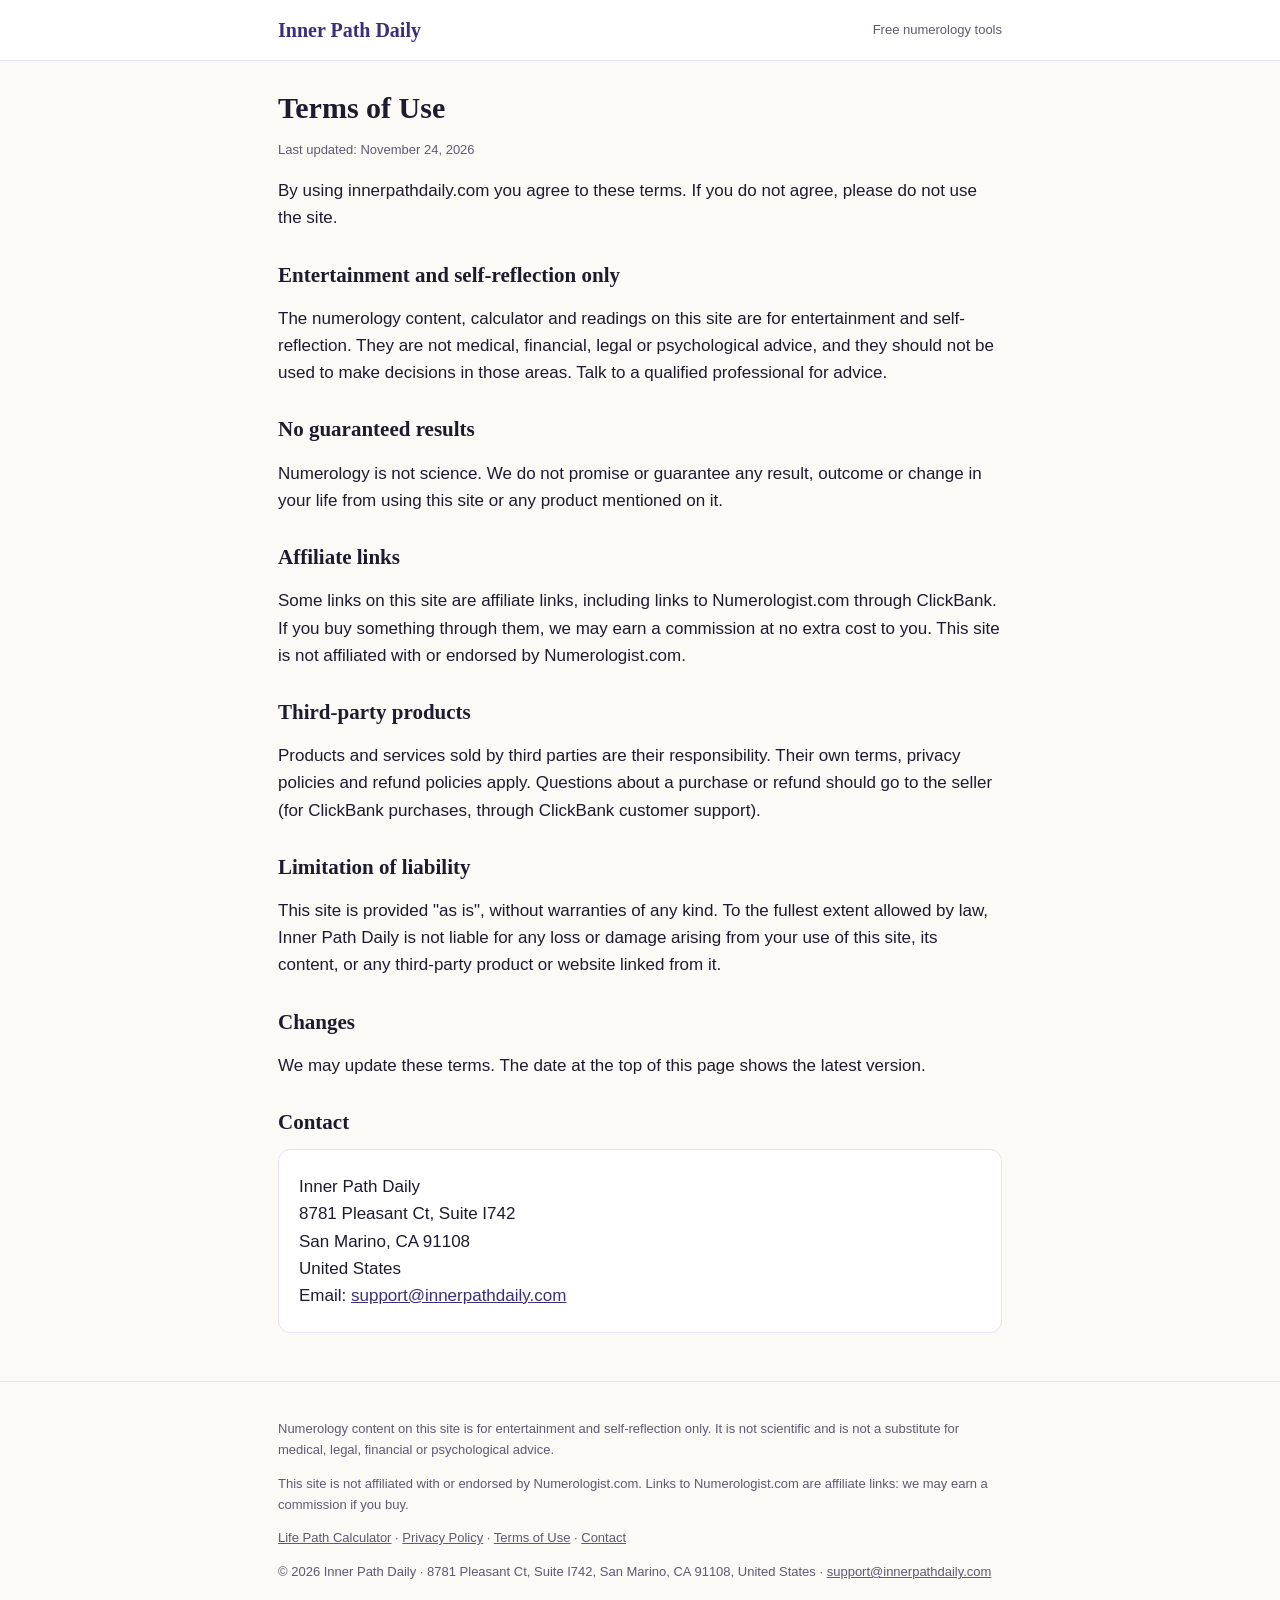
<file: terms.html>
<!DOCTYPE html>
<html lang="en">
<head>
<meta charset="utf-8">
<meta name="viewport" content="width=device-width, initial-scale=1">
<title>Terms of Use – Inner Path Daily</title>
<meta name="description" content="Terms of use for Inner Path Daily.">
<link rel="stylesheet" href="/pages.css">
</head>
<body>

<header class="site">
  <div class="wrap">
    <a class="logo" href="/">Inner Path Daily</a>
    <span class="note">Free numerology tools</span>
  </div>
</header>

<main class="wrap">
  <h1>Terms of Use</h1>
  <p class="note">Last updated: November 24, 2026</p>
  <p>By using innerpathdaily.com you agree to these terms. If you do not agree, please do not use the site.</p>

  <h2>Entertainment and self-reflection only</h2>
  <p>The numerology content, calculator and readings on this site are for entertainment and self-reflection. They are not medical, financial, legal or psychological advice, and they should not be used to make decisions in those areas. Talk to a qualified professional for advice.</p>

  <h2>No guaranteed results</h2>
  <p>Numerology is not science. We do not promise or guarantee any result, outcome or change in your life from using this site or any product mentioned on it.</p>

  <h2>Affiliate links</h2>
  <p>Some links on this site are affiliate links, including links to Numerologist.com through ClickBank. If you buy something through them, we may earn a commission at no extra cost to you. This site is not affiliated with or endorsed by Numerologist.com.</p>

  <h2>Third-party products</h2>
  <p>Products and services sold by third parties are their responsibility. Their own terms, privacy policies and refund policies apply. Questions about a purchase or refund should go to the seller (for ClickBank purchases, through ClickBank customer support).</p>

  <h2>Limitation of liability</h2>
  <p>This site is provided "as is", without warranties of any kind. To the fullest extent allowed by law, Inner Path Daily is not liable for any loss or damage arising from your use of this site, its content, or any third-party product or website linked from it.</p>

  <h2>Changes</h2>
  <p>We may update these terms. The date at the top of this page shows the latest version.</p>

  <h2>Contact</h2>
  <div class="card"><p>Inner Path Daily<br>8781 Pleasant Ct, Suite I742<br>San Marino, CA 91108<br>United States<br>Email: <a href="mailto:support@innerpathdaily.com">support@innerpathdaily.com</a></p></div>
</main>

<footer>
  <div class="wrap">
    <p>Numerology content on this site is for entertainment and self-reflection only. It is not scientific and is not a substitute for medical, legal, financial or psychological advice.</p>
    <p>This site is not affiliated with or endorsed by Numerologist.com. Links to Numerologist.com are affiliate links: we may earn a commission if you buy.</p>
    <p><a href="/">Life Path Calculator</a> · <a href="/privacy">Privacy Policy</a> · <a href="/terms">Terms of Use</a> · <a href="/contact">Contact</a></p>
    <p>© 2026 Inner Path Daily · 8781 Pleasant Ct, Suite I742, San Marino, CA 91108, United States · <a href="mailto:support@innerpathdaily.com">support@innerpathdaily.com</a></p>
  </div>
</footer>

</body>
</html>
</file>
<file: pages.css>
/* Visual das páginas /privacy, /terms e /contact (mesmo da presell). */
:root{--ink:#1d1b2e;--muted:#5d5a72;--bg:#fbfaf7;--card:#ffffff;--brand:#3b2f7a;--line:#e6e2ef}
*{box-sizing:border-box}
html,body{margin:0}
body{font-family:-apple-system,BlinkMacSystemFont,"Segoe UI",Roboto,Helvetica,Arial,sans-serif;
     color:var(--ink);background:var(--bg);line-height:1.6;font-size:17px}
a{color:var(--brand)}
.wrap{max-width:760px;margin:0 auto;padding:0 18px}
header.site{padding:14px 0;border-bottom:1px solid var(--line);background:var(--card)}
header.site .wrap{display:flex;align-items:center;justify-content:space-between}
.logo{font-family:Georgia,"Times New Roman",serif;font-weight:700;font-size:20px;color:var(--brand);text-decoration:none}
h1,h2{font-family:Georgia,"Times New Roman",serif;line-height:1.25;color:var(--ink)}
h1{font-size:30px;margin:28px 0 6px}
h2{font-size:21px;margin:30px 0 8px}
.note{font-size:13px;color:var(--muted)}
.card{background:var(--card);border:1px solid var(--line);border-radius:12px;padding:6px 20px;margin:14px 0}
ul li{margin:5px 0}
code{font-family:ui-monospace,Menlo,Consolas,monospace;font-size:15px}
footer{margin-top:48px;padding:24px 0 40px;border-top:1px solid var(--line);font-size:13px;color:var(--muted)}
footer a{color:var(--muted)}
</file>
